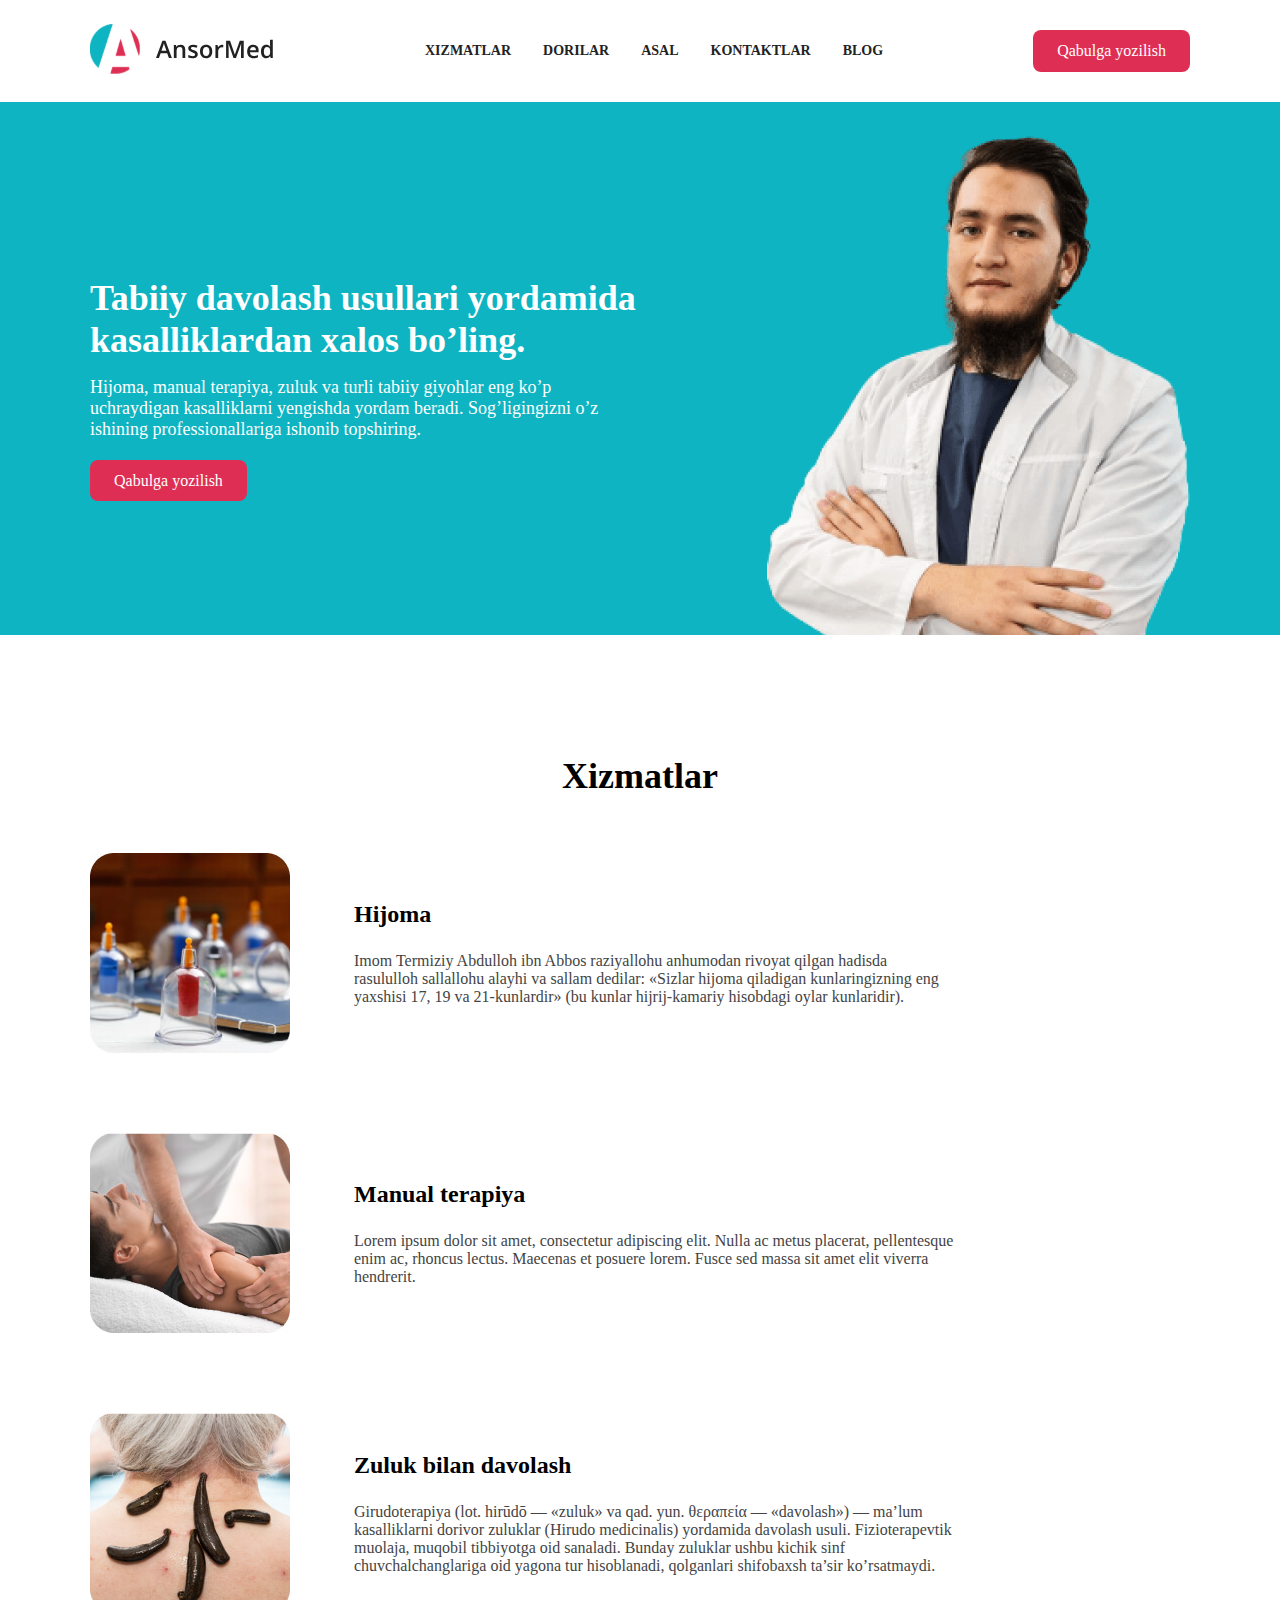
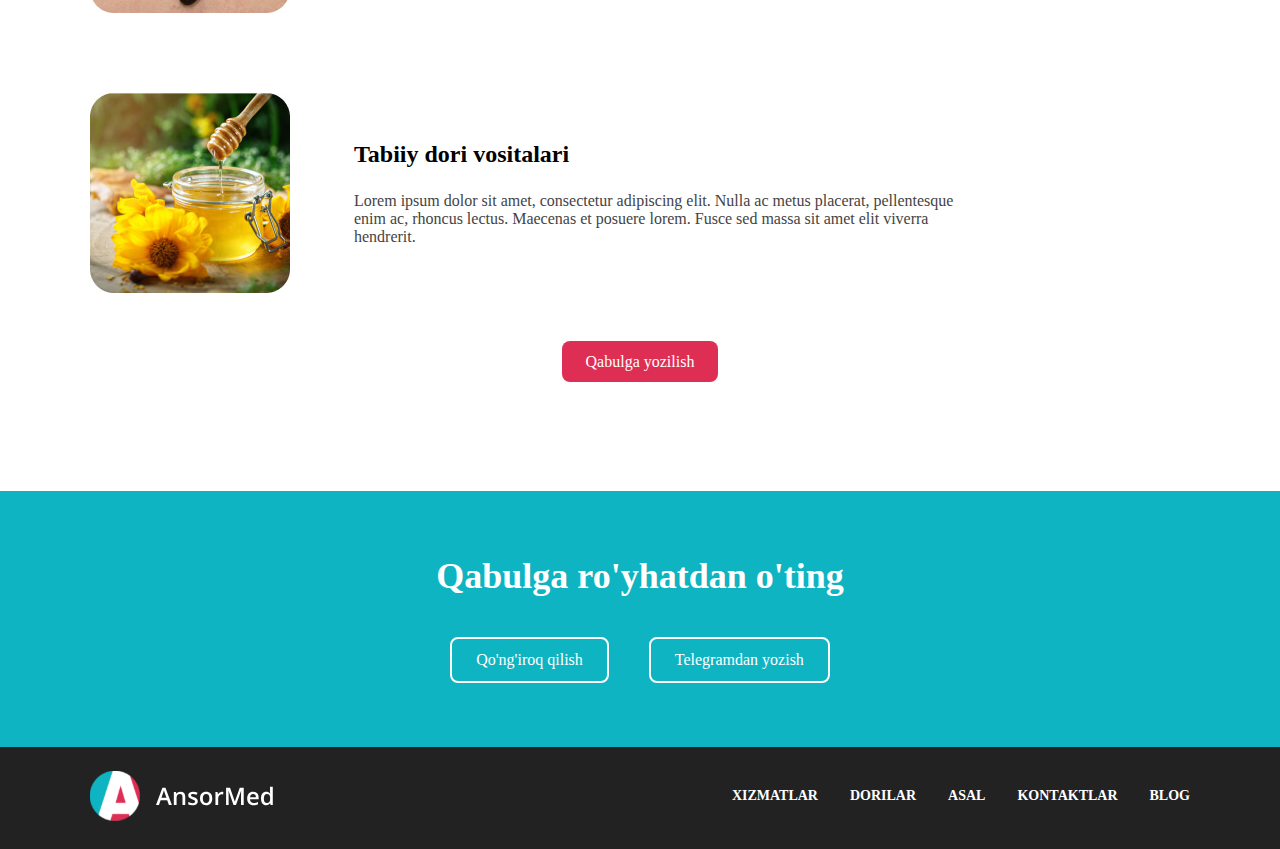
<file: ansormed/index.html>
<!DOCTYPE html>
<html lang="en">
<head>
    <meta charset="UTF-8">
    <meta name="viewport" content="width=device-width, initial-scale=1.0">
    <title>Ansormed</title>
    <link rel="stylesheet" href="./css/style.css">
</head>
<body>
    <header class="header">
        <div class="header-container container">
            <a class="logo" href="">
                <img src="./images/svg-ansormed-logo.svg" alt="Bu yerda logo bor">
            </a>
            <nav class="nav">
                <ul class="sitenav-list">
                    <li class="nav-item">
                        <a class="nav-link" href="">
                            Xizmatlar
                        </a>
                    </li>
                    <li class="nav-item">
                        <a class="nav-link" href="">
                            Dorilar
                        </a>
                    </li>
                    <li class="nav-item">
                        <a class="nav-link" href="">
                            Asal
                        </a>
                    </li>
                    <li class="nav-item">
                        <a class="nav-link" href="">
                            Kontaktlar
                        </a>
                    </li>
                    <li class="nav-item">
                        <a class="nav-link" href="">
                            Blog
                        </a>
                    </li>
                </ul>
            </nav>
            <a class="nav-button" href="">Qabulga yozilish</a>
        </div>
    </header>

    <main class="main">
        <section class="hero">
            <div class="hero-container container">
                <div class="hero-text">
                    <h2 class="hero-title">
                        Tabiiy davolash usullari yordamida kasalliklardan xalos bo’ling.
                    </h2>
                    <p class="hero-description">
                        Hijoma, manual terapiya, zuluk va turli tabiiy giyohlar eng ko’p uchraydigan kasalliklarni yengishda yordam beradi. Sog’ligingizni o’z ishining professionallariga ishonib topshiring.
                    </p>
                    <a class="hero-link" href="#">
                        Qabulga yozilish
                    </a>
                </div>
                <img class="main-hero" src="./images/hero-img.png" alt="Bu yerda Ansormed yaratuvchisini rasmi bor">
            </div>
        </section>

        <section class="services">
            <div class="services-container container">
                <h2 class="services-title">
                    Xizmatlar
                </h2>
                <div class="services-content">
                    <ul class="services-list">
                        <li class="services-item">
                            <img class="services-image" src="./images/hijoma.jpg" alt="Hijoma">
                            <div class="services-content">
                                <h3 class="services-content-title">
                                    Hijoma
                                </h3>
                                <p class="services-content-text">
                                    Imom Termiziy Abdulloh ibn Abbos raziyallohu anhumodan rivoyat qilgan hadisda rasululloh sallallohu alayhi va sallam dedilar: «Sizlar hijoma qiladigan kunlaringizning eng yaxshisi 17, 19 va 21-kunlardir» (bu kunlar hijrij-kamariy hisobdagi oylar kunlaridir).
                                </p>
                            </div>
                        </li>
                        <li class="services-item">
                            <img class="services-image" src="./images/manual-terapiya.jpg" alt="Manual terapiya">
                            <div class="services-content">
                                <h3 class="services-content-title">
                                    Manual terapiya
                                </h3>
                                <p class="services-content-text">
                                    Lorem ipsum dolor sit amet, consectetur adipiscing elit. Nulla ac metus placerat, pellentesque enim ac, rhoncus lectus. Maecenas et posuere lorem. Fusce sed massa sit amet elit viverra hendrerit.
                                </p>
                            </div>
                        </li>
                        <li class="services-item">
                            <img class="services-image" src="./images/zuluk-bilan davolash.jpg" alt="Zuluk bilan davolash">
                            <div class="services-content">
                                <h3 class="services-content-title">
                                    Zuluk bilan davolash
                                </h3>
                                <p class="services-content-text">
                                    Girudoterapiya (lot. hirūdō — «zuluk» va qad. yun. θεραπεία — «davolash») — ma’lum kasalliklarni dorivor zuluklar (Hirudo medicinalis) yordamida davolash usuli. Fizioterapevtik muolaja, muqobil tibbiyotga oid sanaladi. Bunday zuluklar ushbu kichik sinf chuvchalchanglariga oid yagona tur hisoblanadi, qolganlari shifobaxsh ta’sir ko’rsatmaydi.
                                </p>
                            </div>
                        </li>
                        <li class="services-item">
                            <img class="services-image" src="./images/tabiiy-dori-vositalari.jpg" alt="Tabiiy dori vositalari">
                            <div class="services-content">
                                <h3 class="services-content-title">
                                    Tabiiy dori vositalari
                                </h3>
                                <p class="services-content-text">
                                    Lorem ipsum dolor sit amet, consectetur adipiscing elit. Nulla ac metus placerat, pellentesque enim ac, rhoncus lectus. Maecenas et posuere lorem. Fusce sed massa sit amet elit viverra hendrerit.
                                </p>
                            </div>
                        </li>
                    </ul>
                    <div class="services-link-wrap"><a class="services-link" href="">Qabulga yozilish</a></div>
                </div>
            </div>
        </section>

        <section class="contact">
            <div class="contact-container container">
                <h2 class="contact-title">
                    Qabulga ro'yhatdan o'ting
                </h2>
                <div class="contact-link-wrapper">
                    <a class="contact-link" href="">
                        Qo'ng'iroq qilish
                    </a>
                    <a class="contact-link" href="">
                        Telegramdan yozish
                    </a>
                </div>
            </div>
        </section>
    </main>

    <footer class="footer">
        <div class="footer-container container">
            <a href="./index.html">
                <img class="footer-logo" src="./images/svg-footer-logo (2).svg" alt="Bu yerda logo bor">
            </a>
            <nav class="nav">
                <ul class="nav-list">
                    <li class="nav-item">
                        <a class="nav-link-footer" href="">
                            Xizmatlar
                        </a>
                    </li>
                    <li class="nav-item">
                        <a class="nav-link-footer" href="">
                            Dorilar
                        </a>
                    </li>
                    <li class="nav-item">
                        <a class="nav-link-footer" href="">
                            Asal
                        </a>
                    </li>
                    <li class="nav-item">
                        <a class="nav-link-footer" href="">
                            Kontaktlar
                        </a>
                    </li>
                    <li class="nav-item">
                        <a class="nav-link-footer" href="">
                            Blog
                        </a>
                    </li>
                </ul>
            </nav>
        </div>
    </footer>
</body>
</html>
</file>
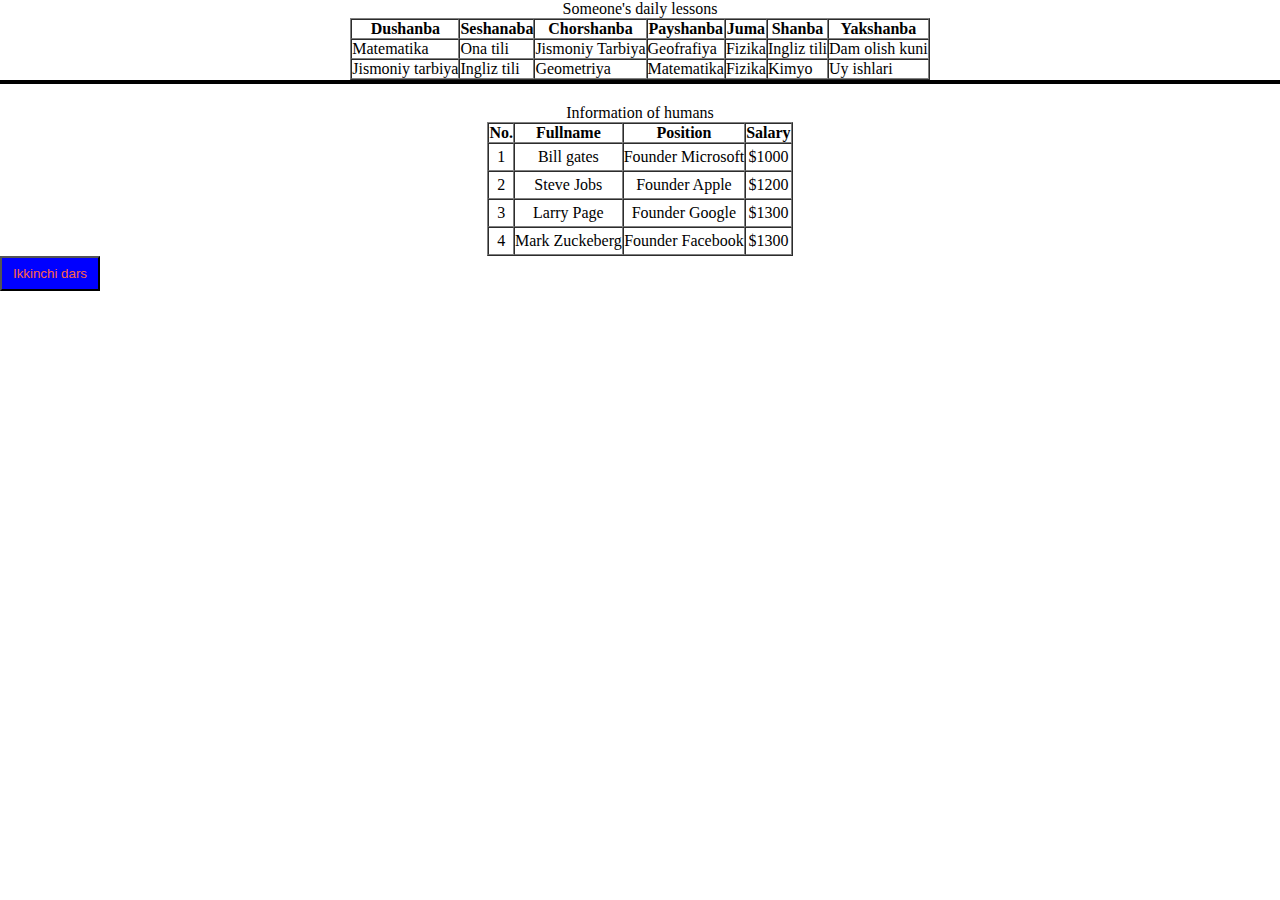
<file: labels.html>
<!DOCTYPE html>
<html lang="en">
  <head>
    <meta charset="UTF-8" />
    <meta name="viewport" content="width=device-width, initial-scale=1.0" />
    <title>HTML TABLE</title>
    <link rel="stylesheet" href="./css/style.css" />
  </head>
  <body>
    <table border="1" cellpaddin="5" cellspacing="0" style="margin-left: auto;
    margin-right: auto;">
    <caption>Someone's daily lessons</caption>
    <thead>
      <tbody>
        <tr>
          <th>Dushanba</th>
          <th>Seshanaba</th>
          <th>Chorshanba</th>
          <th>Payshanba</th>
          <th>Juma</th>
          <th>Shanba</th>
          <th>Yakshanba</th>
        </tr>
        <tr>
          <td>Matematika</td>
          <td>Ona tili</td>
          <td>Jismoniy Tarbiya</td>
          <td>Geofrafiya</td>
          <td>Fizika</td>
          <td>Ingliz tili</td>
          <td>Dam olish kuni</td>
        </tr>
        <tr>
          <td>Jismoniy tarbiya</td>
          <td>Ingliz tili</td>
          <td>Geometriya</td>
          <td>Matematika</td>
          <td>Fizika</td>
          <td>Kimyo</td>
          <td>Uy ishlari</td>
        </tr>
      </tbody>
    </thead>
    </table>
    <hr style="border: 2px solid black" />
    <table border="1" cellpaddin="5" cellspacing="0"
    style="margin-left: auto;
    margin-right: auto;
    margin-top: 20px;">
    <caption>Information of humans</caption>
      <thead>
        <tr>
          <th>No.</th>
          <th>Fullname</th>
          <th>Position</th>
          <th>Salary</th>
        </tr>
      </thead>
      <tbody align="center">
        <tr>
          <td style="padding: 4px">1</td>
          <td>Bill gates</td>
          <td>Founder Microsoft</td>
          <td>$1000</td>
        </tr>
        <tr>
          <td style="padding: 4px">2</td>
          <td>Steve Jobs</td>
          <td>Founder Apple</td>
          <td>$1200</td>
        </tr>
        <tr>
          <td style="padding: 4px">3</td>
          <td>Larry Page</td>
          <td>Founder Google</td>
          <td>$1300</td>
        </tr>
        <td style="padding: 4px">4</td>
        <td>Mark Zuckeberg</td>
        <td>Founder Facebook</td>
        <td>$1300</td>
      </tbody>
    </table>
    <button class="dars-2">
      <a href="./lables-2qism.html">Ikkinchi dars</a>
    </button>
  </body>
</html>
</file>
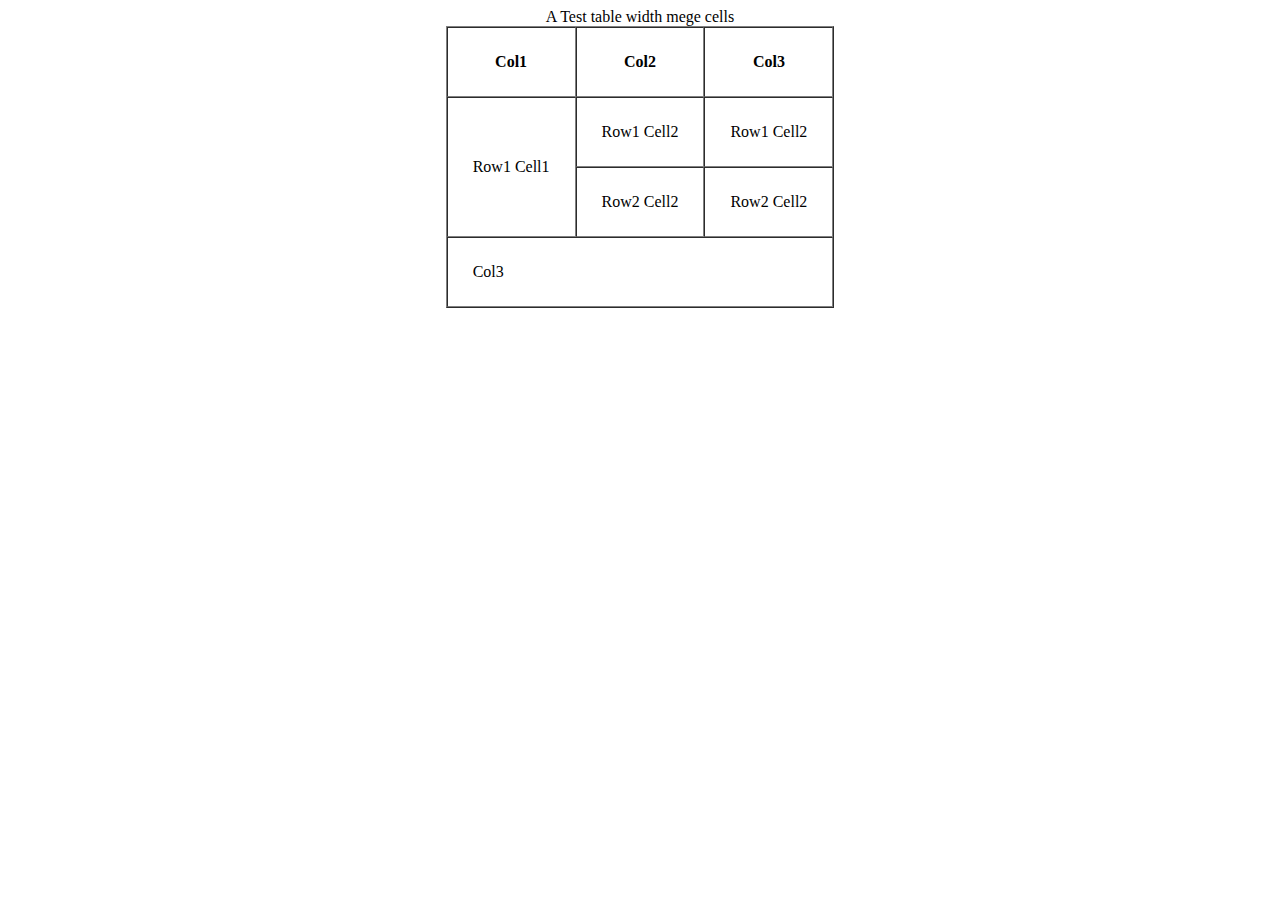
<file: lables-2qism.html>
<!DOCTYPE html>
<html lang="en">
  <head>
    <meta charset="UTF-8" />
    <meta name="viewport" content="width=device-width, initial-scale=1.0" />
    <title>HTML TABLES</title>
  </head>
  <body>
    <table align="center" border="1" cellspacing="0" cellpadding="25">
      <caption>
        A Test table width mege cells
      </caption>
      <thead>
        <tr>
          <th>Col1</th>
          <th>Col2</th>
          <th>Col3</th>
        </tr>
      </thead>
      <tbody>
        <tr>
          <td rowspan="2">Row1 Cell1</td>
          <td>Row1 Cell2</td>
          <td>Row1 Cell2</td>
        </tr>
        <tr>
          <td>Row2 Cell2</td>
          <td>Row2 Cell2</td>
        </tr>
        <tr>
          <td colspan="3">Col3</td>
        </tr>
      </tbody>
    </table>
  </body>
</html>
</file>
<file: ansormed/css/style.css>
*{
    box-sizing: border-box;
    margin: 0;
    padding: 0;
}

ul, ol{
    list-style: none;
}

a{
    text-decoration: none;
}

.container{
    width: 100%;
    max-width: 1200px;
    margin-left: auto;
    margin-right: auto;
    padding-left: 50px;
    padding-right: 50px;
}

.header{
    padding-top: 24px;
    padding-bottom: 24px;
}

.header-container {
    display: flex;
    justify-content: space-between;
    align-items: center;
}

.sitenav-list{
    display: flex;
}

.nav-item:not(:last-child){
    margin-right: 32px;
}

.nav-link{
    font-size: 14px;
    text-transform: uppercase;
    font-weight: 700;
    color: #222222;
    line-height: 22px;
}

.hero{
    padding-top: 29px;
}

.hero-text{
    width: 550px;
    color: #fff;
}

.hero-title{
    margin-bottom: 16px;
    font-size: 36px;
}

.hero-description{
    margin-bottom: 32px;
    font-size: 18px;
}

.services{
    padding-top: 120px;
    padding-bottom: 120px;
    align-items: center;
}

.services-title{
    color: #000000;
    font-weight: 700;
    font-size: 36px;
    text-align: center;
    margin-bottom: 56px;
}

.services-list{
    width: 864px;
    left: 288px;
}

.services-item{
    display: flex;
    align-items: center;
    width: 864px;
    height: 200px;
}

.services-item:not(:last-child){
    margin-bottom: 80px;
}

.services-item:last-child{
    margin-bottom: 60px;
}

.services-image{
    margin-right: 64px;
}

.services-content-title{
    margin-bottom: 24px;
    font-size: 24px;
    font-weight: 700;
}

.services-content-text{
    font-size: 16px;
    color: #444444;
}

.services-link-wrap{
    text-align: center;
}

.contact-container{
    padding-top: 64px;
    padding-bottom: 64px;
}

.contact-title{
    color: #fff;
    font-size: 36px;
    text-align: center;
    margin-bottom: 40px;
}

.contact-link-wrapper{
    display: flex;
    justify-content: center;
}

.contact-link:first-child{
    margin-right: 40px;
}

.contact-link{
    text-align: center;
    color: #fff;
    border: 2px solid #fff;
    padding: 12px 24px;
    border-radius: 8px;
}

.footer-logo{
    width: 185px;
    height: 49.94px;
}

.footer-container{
    padding-top: 24px;
    padding-bottom: 24px;
    display: flex;
    justify-content: space-between;
}

.nav-list{
    display: flex;
    margin-top: 14.47px;
}

.nav-link-footer{
    font-size: 14px;
    text-transform: uppercase;
    font-weight: 700;
    color: #fff;
    line-height: 22px;
}


.hero, .contact{
    background-color: #0EB4C1;
}

.hero-container{
    display: flex;
    align-items: center;
    justify-content: space-between;
}

.footer{
    background-color: #222222;
}

.nav-button, .services-link, .hero-link{
    background-color: #DE2E54;
    color: #fff;
    padding: 12px 24px;
    border-radius: 8px;
}
</file>
<file: css/style.css>
* {
  box-sizing: border-box;
  margin: 0;
  padding: 0;
}
a {
  text-decoration: none;
  color: tomato;
  cursor: help;
}
.dars-2 {
  width: 100%;
  max-width: 100px;
  height: 35px;
  background-color: blue;
}
.dars-2:hover {
  width: 100px;
  color: black;
  background-color: green;
  cursor: help;
}
.dars-2:active {
  color: aqua;
  cursor: pointer;
}
</file>
